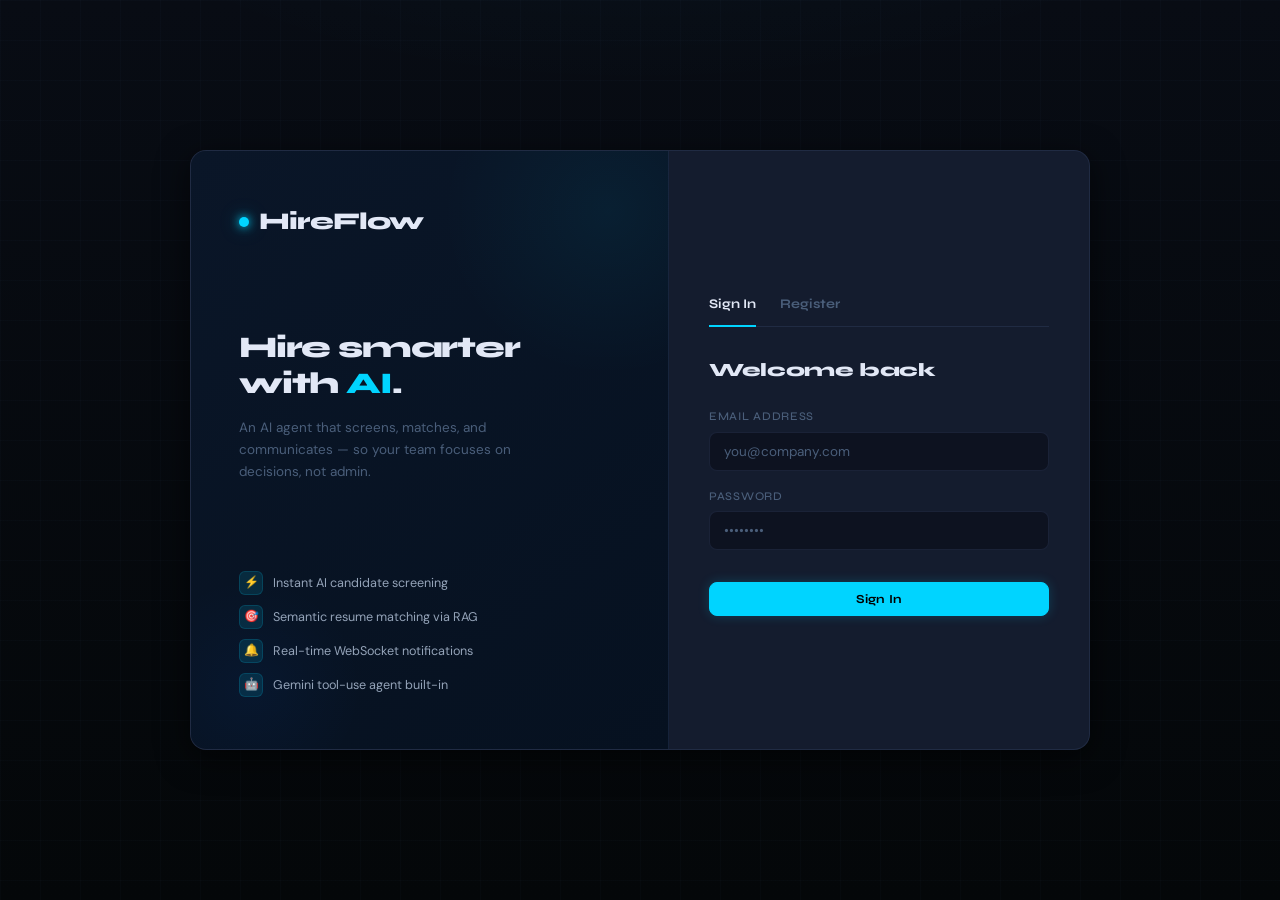
<file: static/index.html>
<!DOCTYPE html>
<html lang="en">
<head>
  <meta charset="UTF-8">
  <meta name="viewport" content="width=device-width, initial-scale=1.0">
  <title>HireFlow — AI-Powered Hiring</title>
  <link rel="stylesheet" href="/static/style.css">
  <style>
    body {
      display: flex;
      align-items: center;
      justify-content: center;
      min-height: 100vh;
      padding: 24px;
    }

    .auth-layout {
      display: grid;
      grid-template-columns: 1fr 420px;
      gap: 0;
      width: 100%;
      max-width: 900px;
      min-height: 600px;
      background: var(--surface);
      border: 1px solid var(--border);
      border-radius: 16px;
      overflow: hidden;
      box-shadow: var(--shadow-lg);
      position: relative;
      z-index: 1;
    }

    /* Left panel — branding */
    .auth-brand {
      background: linear-gradient(145deg, #0a1628 0%, #061120 100%);
      padding: 52px 48px;
      display: flex;
      flex-direction: column;
      justify-content: space-between;
      border-right: 1px solid var(--border);
      position: relative;
      overflow: hidden;
    }

    .auth-brand::before {
      content: '';
      position: absolute;
      top: -120px; right: -120px;
      width: 360px; height: 360px;
      background: radial-gradient(circle, rgba(0,212,255,0.06) 0%, transparent 65%);
      pointer-events: none;
    }

    .auth-brand::after {
      content: '';
      position: absolute;
      bottom: -60px; left: -60px;
      width: 240px; height: 240px;
      background: radial-gradient(circle, rgba(0,102,255,0.05) 0%, transparent 65%);
      pointer-events: none;
    }

    .brand-logo {
      font-family: var(--font-display);
      font-size: 1.6rem;
      font-weight: 800;
      letter-spacing: -0.04em;
      color: var(--text);
      display: flex;
      align-items: center;
      gap: 10px;
      position: relative;
      z-index: 1;
    }

    .brand-logo-dot {
      width: 10px;
      height: 10px;
      border-radius: 50%;
      background: var(--cyan);
      box-shadow: 0 0 10px var(--cyan), 0 0 20px rgba(0,212,255,0.4);
      animation: pulse-dot 2s ease-in-out infinite;
    }

    .brand-headline {
      position: relative;
      z-index: 1;
    }

    .brand-headline h2 {
      font-family: var(--font-display);
      font-size: 2rem;
      font-weight: 800;
      letter-spacing: -0.04em;
      line-height: 1.2;
      color: var(--text);
      margin-bottom: 16px;
    }

    .brand-headline h2 span {
      color: var(--cyan);
    }

    .brand-headline p {
      font-size: 0.9rem;
      color: var(--text-3);
      line-height: 1.65;
      max-width: 280px;
    }

    .feature-list {
      list-style: none;
      display: flex;
      flex-direction: column;
      gap: 10px;
      position: relative;
      z-index: 1;
    }

    .feature-list li {
      display: flex;
      align-items: center;
      gap: 10px;
      font-size: 0.84rem;
      color: var(--text-2);
    }

    .feature-icon {
      width: 24px;
      height: 24px;
      border-radius: 6px;
      background: var(--cyan-dim);
      border: 1px solid rgba(0,212,255,0.15);
      display: flex;
      align-items: center;
      justify-content: center;
      font-size: 12px;
      flex-shrink: 0;
    }

    /* Right panel — form */
    .auth-form-wrap {
      padding: 48px 40px;
      display: flex;
      flex-direction: column;
      justify-content: center;
    }

    .auth-tab-row {
      display: flex;
      border-bottom: 1px solid var(--border);
      margin-bottom: 28px;
    }

    .auth-tab {
      padding: 10px 0;
      margin-right: 24px;
      font-family: var(--font-display);
      font-size: 0.88rem;
      font-weight: 700;
      color: var(--text-3);
      cursor: pointer;
      border-bottom: 2px solid transparent;
      margin-bottom: -1px;
      transition: all 0.15s;
    }

    .auth-tab.active {
      color: var(--text);
      border-bottom-color: var(--cyan);
    }

    .auth-tab:hover:not(.active) { color: var(--text-2); }

    .auth-view { display: none; }
    .auth-view.active { display: block; }

    .auth-heading {
      font-family: var(--font-display);
      font-size: 1.25rem;
      font-weight: 800;
      color: var(--text);
      margin-bottom: 22px;
      letter-spacing: -0.02em;
    }

    .role-selector {
      display: grid;
      grid-template-columns: 1fr 1fr;
      gap: 8px;
      margin-bottom: 16px;
    }

    .role-option {
      border: 1px solid var(--border);
      border-radius: var(--r-md);
      padding: 12px;
      cursor: pointer;
      transition: all 0.15s;
      text-align: center;
    }

    .role-option:hover { border-color: var(--border-hi); }

    .role-option.selected {
      border-color: rgba(0,212,255,0.35);
      background: var(--cyan-dim);
    }

    .role-option input { display: none; }

    .role-icon { font-size: 20px; margin-bottom: 4px; }

    .role-label {
      font-family: var(--font-display);
      font-size: 0.8rem;
      font-weight: 700;
      color: var(--text-2);
    }

    .err-msg {
      background: var(--red-dim);
      border: 1px solid rgba(239,68,68,0.2);
      border-radius: var(--r-md);
      color: var(--red);
      font-size: 0.82rem;
      padding: 10px 14px;
      margin-bottom: 14px;
    }
  </style>
</head>
<body>

<div class="auth-layout fade-in">
  <!-- Brand Panel -->
  <div class="auth-brand">
    <div class="brand-logo">
      <div class="brand-logo-dot"></div>
      HireFlow
    </div>

    <div class="brand-headline">
      <h2>Hire smarter<br>with <span>AI</span>.</h2>
      <p>An AI agent that screens, matches, and communicates — so your team focuses on decisions, not admin.</p>
    </div>

    <ul class="feature-list">
      <li>
        <div class="feature-icon">⚡</div>
        Instant AI candidate screening
      </li>
      <li>
        <div class="feature-icon">🎯</div>
        Semantic resume matching via RAG
      </li>
      <li>
        <div class="feature-icon">🔔</div>
        Real-time WebSocket notifications
      </li>
      <li>
        <div class="feature-icon">🤖</div>
        Gemini tool-use agent built-in
      </li>
    </ul>
  </div>

  <!-- Form Panel -->
  <div class="auth-form-wrap">
    <div class="auth-tab-row">
      <div class="auth-tab active" id="tab-login" onclick="switchTab('login')">Sign In</div>
      <div class="auth-tab" id="tab-register" onclick="switchTab('register')">Register</div>
    </div>

    <!-- Login View -->
    <div class="auth-view active" id="login-view">
      <div class="auth-heading">Welcome back</div>
      <div id="login-err" class="err-msg hidden"></div>

      <div class="form-group">
        <label>Email Address</label>
        <input type="email" id="log-email" placeholder="you@company.com" autocomplete="email">
      </div>
      <div class="form-group">
        <label>Password</label>
        <input type="password" id="log-pass" placeholder="••••••••" autocomplete="current-password">
      </div>

      <button class="btn btn-primary btn-full mt-2" id="login-btn" onclick="handleLogin()">
        Sign In
      </button>
    </div>

    <!-- Register View -->
    <div class="auth-view" id="register-view">
      <div class="auth-heading">Create account</div>
      <div id="reg-err" class="err-msg hidden"></div>

      <div class="form-group">
        <label>I am a</label>
        <div class="role-selector">
          <label class="role-option selected" id="role-candidate" onclick="selectRole('candidate')">
            <input type="radio" name="role" value="candidate" checked>
            <div class="role-icon">🎓</div>
            <div class="role-label">Candidate</div>
          </label>
          <label class="role-option" id="role-recruiter" onclick="selectRole('recruiter')">
            <input type="radio" name="role" value="recruiter">
            <div class="role-icon">🏢</div>
            <div class="role-label">Recruiter</div>
          </label>
        </div>
      </div>

      <div class="form-group">
        <label>Full Name</label>
        <input type="text" id="reg-name" placeholder="Your full name" autocomplete="name">
      </div>
      <div class="form-group">
        <label>Email Address</label>
        <input type="email" id="reg-email" placeholder="you@email.com" autocomplete="email">
      </div>
      <div class="form-group">
        <label>Password</label>
        <input type="password" id="reg-pass" placeholder="Min. 6 characters" autocomplete="new-password" minlength="6">
      </div>

      <button class="btn btn-primary btn-full mt-2" id="register-btn" onclick="handleRegister()">
        Create Account
      </button>
    </div>
  </div>
</div>

<script src="/static/auth.js"></script>
<script>
  checkAuthAndRedirect();

  let selectedRole = 'candidate';

  function switchTab(tab) {
    document.querySelectorAll('.auth-tab').forEach(t => t.classList.remove('active'));
    document.querySelectorAll('.auth-view').forEach(v => v.classList.remove('active'));
    document.getElementById('tab-' + tab).classList.add('active');
    document.getElementById(tab + '-view').classList.add('active');
  }

  function selectRole(role) {
    selectedRole = role;
    document.querySelectorAll('.role-option').forEach(el => el.classList.remove('selected'));
    document.getElementById('role-' + role).classList.add('selected');
  }

  function showError(id, msg) {
    const el = document.getElementById(id);
    el.textContent = msg;
    el.classList.remove('hidden');
  }

  function hideError(id) {
    document.getElementById(id).classList.add('hidden');
  }

  async function handleLogin() {
    hideError('login-err');
    const btn = document.getElementById('login-btn');
    const email = document.getElementById('log-email').value.trim();
    const pass = document.getElementById('log-pass').value;
    if (!email || !pass) return showError('login-err', 'Please fill in all fields.');
    
    btn.textContent = 'Signing in…';
    btn.disabled = true;

    const res = await apiFetch('/auth/login', {
      method: 'POST',
      body: { email, password: pass }
    });

    if (res.ok) {
      const data = await res.json();
      setTokens(data.access_token, data.refresh_token);
      checkAuthAndRedirect();
    } else {
      const err = await res.json();
      showError('login-err', err.detail || 'Invalid credentials.');
      btn.textContent = 'Sign In';
      btn.disabled = false;
    }
  }

  async function handleRegister() {
    hideError('reg-err');
    const btn = document.getElementById('register-btn');
    const name = document.getElementById('reg-name').value.trim();
    const email = document.getElementById('reg-email').value.trim();
    const pass = document.getElementById('reg-pass').value;

    if (!name || !email || !pass) return showError('reg-err', 'Please fill in all fields.');
    if (pass.length < 6) return showError('reg-err', 'Password must be at least 6 characters.');

    btn.textContent = 'Creating account…';
    btn.disabled = true;

    const res = await apiFetch('/auth/register', {
      method: 'POST',
      body: { email, password: pass, full_name: name, role: selectedRole }
    });

    if (res.ok) {
      const data = await res.json();
      setTokens(data.access_token, data.refresh_token);
      checkAuthAndRedirect();
    } else {
      const err = await res.json();
      showError('reg-err', err.detail || 'Registration failed.');
      btn.textContent = 'Create Account';
      btn.disabled = false;
    }
  }

  // Allow Enter key
  document.addEventListener('keydown', (e) => {
    if (e.key !== 'Enter') return;
    const loginActive = document.getElementById('login-view').classList.contains('active');
    if (loginActive) handleLogin();
    else handleRegister();
  });
</script>
</body>
</html>
</file>
<file: static/style.css>
@import url('https://fonts.googleapis.com/css2?family=Syne:wght@400;500;600;700;800&family=DM+Mono:wght@300;400;500&family=DM+Sans:ital,wght@0,300;0,400;0,500;0,600;1,300&display=swap');

/* ─── DESIGN TOKENS ─────────────────────────────────────────── */
:root {
  --bg:           #080c14;
  --bg-1:         #0d1220;
  --bg-2:         #111827;
  --bg-3:         #1a2236;
  --surface:      #141c2e;
  --surface-2:    #1e2a40;
  --border:       rgba(99,130,185,0.15);
  --border-hi:    rgba(99,130,185,0.3);
  --cyan:         #00d4ff;
  --cyan-dim:     rgba(0,212,255,0.12);
  --cyan-glow:    rgba(0,212,255,0.25);
  --cyan-text:    #7ee8ff;
  --amber:        #f59e0b;
  --amber-dim:    rgba(245,158,11,0.12);
  --green:        #10b981;
  --green-dim:    rgba(16,185,129,0.12);
  --red:          #ef4444;
  --red-dim:      rgba(239,68,68,0.12);
  --purple:       #a78bfa;
  --text:         #e2e8f6;
  --text-2:       #94a3b8;
  --text-3:       #4a5e7a;
  --font-display: 'Syne', sans-serif;
  --font-body:    'DM Sans', sans-serif;
  --font-mono:    'DM Mono', monospace;
  --r-sm:         4px;
  --r-md:         8px;
  --r-lg:         12px;
  --shadow-sm:    0 1px 3px rgba(0,0,0,0.4);
  --shadow-md:    0 4px 16px rgba(0,0,0,0.5);
  --shadow-lg:    0 8px 32px rgba(0,0,0,0.6);
  --shadow-cyan:  0 0 20px rgba(0,212,255,0.15);
}

/* ─── RESET ──────────────────────────────────────────────────── */
*, *::before, *::after { box-sizing: border-box; margin: 0; padding: 0; }

html { font-size: 15px; scroll-behavior: smooth; }

body {
  font-family: var(--font-body);
  background: var(--bg);
  color: var(--text);
  line-height: 1.6;
  min-height: 100vh;
  -webkit-font-smoothing: antialiased;
  background-image:
    radial-gradient(ellipse 80% 50% at 50% -20%, rgba(0,212,255,0.04) 0%, transparent 60%),
    linear-gradient(180deg, var(--bg) 0%, #040709 100%);
}

/* Subtle grid overlay */
body::before {
  content: '';
  position: fixed;
  inset: 0;
  background-image:
    linear-gradient(rgba(99,130,185,0.03) 1px, transparent 1px),
    linear-gradient(90deg, rgba(99,130,185,0.03) 1px, transparent 1px);
  background-size: 40px 40px;
  pointer-events: none;
  z-index: 0;
}

/* ─── TYPOGRAPHY ─────────────────────────────────────────────── */
h1, h2, h3, h4 {
  font-family: var(--font-display);
  font-weight: 700;
  letter-spacing: -0.02em;
  color: var(--text);
}
h1 { font-size: 2.2rem; }
h2 { font-size: 1.4rem; }
h3 { font-size: 1.05rem; }
h4 { font-size: 0.85rem; text-transform: uppercase; letter-spacing: 0.1em; color: var(--text-3); font-weight: 600; }

p { color: var(--text-2); }
a { color: var(--cyan-text); text-decoration: none; transition: color 0.15s; cursor: pointer; }
a:hover { color: var(--cyan); }
.mono { font-family: var(--font-mono); font-size: 0.85em; }

/* ─── LAYOUT ─────────────────────────────────────────────────── */
.app-shell {
  display: grid;
  grid-template-columns: 260px 1fr;
  min-height: 100vh;
  position: relative;
  z-index: 1;
}

.sidebar {
  background: var(--bg-1);
  border-right: 1px solid var(--border);
  display: flex;
  flex-direction: column;
  position: sticky;
  top: 0;
  height: 100vh;
  overflow-y: auto;
  padding: 0;
}

.sidebar-header {
  padding: 28px 24px 20px;
  border-bottom: 1px solid var(--border);
}

.logo {
  font-family: var(--font-display);
  font-size: 1.3rem;
  font-weight: 800;
  letter-spacing: -0.03em;
  color: var(--text);
  display: flex;
  align-items: center;
  gap: 8px;
}

.logo-dot {
  width: 8px;
  height: 8px;
  border-radius: 50%;
  background: var(--cyan);
  box-shadow: 0 0 8px var(--cyan);
  animation: pulse-dot 2s ease-in-out infinite;
}

@keyframes pulse-dot {
  0%, 100% { opacity: 1; box-shadow: 0 0 8px var(--cyan); }
  50% { opacity: 0.5; box-shadow: 0 0 3px var(--cyan); }
}

.sidebar-user {
  padding: 16px 24px;
  border-bottom: 1px solid var(--border);
}

.user-name {
  font-family: var(--font-display);
  font-weight: 600;
  font-size: 0.95rem;
  color: var(--text);
  margin-bottom: 2px;
}

.user-role {
  font-family: var(--font-mono);
  font-size: 0.72rem;
  color: var(--cyan-text);
  text-transform: uppercase;
  letter-spacing: 0.08em;
}

.sidebar-section {
  padding: 20px 24px;
  border-bottom: 1px solid var(--border);
  flex: 1;
}

.sidebar-section:last-child { border-bottom: none; }

.sidebar-label {
  font-family: var(--font-display);
  font-size: 0.65rem;
  font-weight: 700;
  text-transform: uppercase;
  letter-spacing: 0.12em;
  color: var(--text-3);
  margin-bottom: 14px;
}

.sidebar-footer {
  padding: 16px 24px;
  border-top: 1px solid var(--border);
  margin-top: auto;
}

.main-content {
  display: flex;
  flex-direction: column;
  position: relative;
  z-index: 1;
  min-height: 100vh;
}

.topbar {
  padding: 16px 32px;
  border-bottom: 1px solid var(--border);
  display: flex;
  align-items: center;
  justify-content: space-between;
  background: rgba(8,12,20,0.8);
  backdrop-filter: blur(12px);
  position: sticky;
  top: 0;
  z-index: 10;
}

.page-area {
  padding: 32px;
  flex: 1;
}

.page-header {
  margin-bottom: 28px;
}

.page-title {
  font-family: var(--font-display);
  font-size: 1.6rem;
  font-weight: 800;
  letter-spacing: -0.03em;
  color: var(--text);
  margin-bottom: 4px;
}

.page-subtitle {
  font-size: 0.88rem;
  color: var(--text-3);
}

/* ─── CARDS ──────────────────────────────────────────────────── */
.card {
  background: var(--surface);
  border: 1px solid var(--border);
  border-radius: var(--r-lg);
  padding: 20px;
  transition: border-color 0.2s, box-shadow 0.2s;
}

.card:hover { border-color: var(--border-hi); }

.card-hover:hover {
  border-color: rgba(0,212,255,0.2);
  box-shadow: var(--shadow-cyan);
}

.card-accent {
  border-left: 2px solid var(--cyan);
}

.panel {
  background: var(--surface);
  border: 1px solid var(--border);
  border-radius: var(--r-lg);
  padding: 0;
  overflow: hidden;
}

.panel-header {
  padding: 16px 20px;
  border-bottom: 1px solid var(--border);
  display: flex;
  align-items: center;
  justify-content: space-between;
  background: var(--bg-1);
}

.panel-body { padding: 20px; }

/* ─── FORMS ──────────────────────────────────────────────────── */
.form-group { margin-bottom: 16px; }

label {
  display: block;
  font-size: 0.78rem;
  font-weight: 500;
  color: var(--text-3);
  text-transform: uppercase;
  letter-spacing: 0.06em;
  margin-bottom: 6px;
  font-family: var(--font-display);
}

input[type="text"],
input[type="email"],
input[type="password"],
input[type="number"],
textarea,
select {
  width: 100%;
  padding: 10px 14px;
  background: var(--bg-1);
  border: 1px solid var(--border);
  border-radius: var(--r-md);
  color: var(--text);
  font-family: var(--font-body);
  font-size: 0.9rem;
  transition: border-color 0.15s, box-shadow 0.15s;
  outline: none;
  -webkit-appearance: none;
  appearance: none;
}

input:focus, textarea:focus, select:focus {
  border-color: rgba(0,212,255,0.4);
  box-shadow: 0 0 0 3px rgba(0,212,255,0.08);
}

input::placeholder, textarea::placeholder {
  color: var(--text-3);
}

textarea {
  resize: vertical;
  min-height: 80px;
  line-height: 1.6;
}

select {
  background-image: url("data:image/svg+xml,%3Csvg xmlns='http://www.w3.org/2000/svg' width='12' height='8' viewBox='0 0 12 8'%3E%3Cpath d='M1 1l5 5 5-5' stroke='%234a5e7a' stroke-width='1.5' fill='none' stroke-linecap='round'/%3E%3C/svg%3E");
  background-repeat: no-repeat;
  background-position: right 12px center;
  padding-right: 36px;
  cursor: pointer;
}

/* ─── BUTTONS ────────────────────────────────────────────────── */
.btn {
  display: inline-flex;
  align-items: center;
  gap: 6px;
  padding: 9px 16px;
  border-radius: var(--r-md);
  font-family: var(--font-display);
  font-size: 0.82rem;
  font-weight: 600;
  letter-spacing: 0.01em;
  cursor: pointer;
  border: 1px solid var(--border);
  background: var(--surface-2);
  color: var(--text-2);
  transition: all 0.15s;
  text-decoration: none;
  white-space: nowrap;
  outline: none;
}

.btn:hover {
  border-color: var(--border-hi);
  color: var(--text);
  background: var(--bg-3);
}

.btn-primary {
  background: var(--cyan);
  color: #000;
  border-color: var(--cyan);
  font-weight: 700;
  box-shadow: 0 0 12px rgba(0,212,255,0.2);
}

.btn-primary:hover {
  background: #33ddff;
  border-color: #33ddff;
  box-shadow: 0 0 20px rgba(0,212,255,0.35);
  color: #000;
}

.btn-danger {
  background: var(--red-dim);
  color: var(--red);
  border-color: rgba(239,68,68,0.2);
}

.btn-danger:hover {
  background: rgba(239,68,68,0.2);
}

.btn-sm {
  padding: 5px 10px;
  font-size: 0.75rem;
}

.btn-full { width: 100%; justify-content: center; }

button { font-family: var(--font-body); }

/* ─── BADGES / TAGS ──────────────────────────────────────────── */
.badge {
  display: inline-flex;
  align-items: center;
  gap: 4px;
  padding: 3px 8px;
  border-radius: 20px;
  font-family: var(--font-mono);
  font-size: 0.7rem;
  font-weight: 500;
  text-transform: uppercase;
  letter-spacing: 0.05em;
  border: 1px solid currentColor;
}

.badge-cyan    { color: var(--cyan-text); background: var(--cyan-dim); border-color: rgba(0,212,255,0.2); }
.badge-green   { color: var(--green); background: var(--green-dim); border-color: rgba(16,185,129,0.2); }
.badge-amber   { color: var(--amber); background: var(--amber-dim); border-color: rgba(245,158,11,0.2); }
.badge-red     { color: var(--red); background: var(--red-dim); border-color: rgba(239,68,68,0.2); }
.badge-purple  { color: var(--purple); background: rgba(167,139,250,0.1); border-color: rgba(167,139,250,0.2); }
.badge-muted   { color: var(--text-3); background: var(--bg-3); border-color: var(--border); }

/* Status → badge mapping */
.status-active    { color: var(--green); background: var(--green-dim); border-color: rgba(16,185,129,0.2); }
.status-draft     { color: var(--amber); background: var(--amber-dim); border-color: rgba(245,158,11,0.2); }
.status-closed    { color: var(--red); background: var(--red-dim); border-color: rgba(239,68,68,0.2); }
.status-screening { color: var(--amber); background: var(--amber-dim); border-color: rgba(245,158,11,0.2); }
.status-shortlisted { color: var(--cyan-text); background: var(--cyan-dim); border-color: rgba(0,212,255,0.2); }
.status-hired     { color: var(--green); background: var(--green-dim); border-color: rgba(16,185,129,0.2); }
.status-rejected  { color: var(--red); background: var(--red-dim); border-color: rgba(239,68,68,0.2); }
.status-pending   { color: var(--amber); background: var(--amber-dim); border-color: rgba(245,158,11,0.2); }
.status-free      { color: var(--text-3); background: var(--bg-3); border-color: var(--border); }
.status-basic     { color: var(--cyan-text); background: var(--cyan-dim); border-color: rgba(0,212,255,0.2); }
.status-pro       { color: var(--purple); background: rgba(167,139,250,0.1); border-color: rgba(167,139,250,0.2); }
.status-completed { color: var(--green); background: var(--green-dim); border-color: rgba(16,185,129,0.2); }

/* ─── GRID LAYOUTS ───────────────────────────────────────────── */
.grid-2 { display: grid; grid-template-columns: repeat(2, 1fr); gap: 16px; }
.grid-3 { display: grid; grid-template-columns: repeat(3, 1fr); gap: 16px; }
.grid-auto { display: grid; grid-template-columns: repeat(auto-fill, minmax(280px, 1fr)); gap: 16px; }

/* ─── STAT CARDS ─────────────────────────────────────────────── */
.stat-card {
  background: var(--surface);
  border: 1px solid var(--border);
  border-radius: var(--r-lg);
  padding: 18px 20px;
  position: relative;
  overflow: hidden;
}

.stat-card::after {
  content: '';
  position: absolute;
  top: 0; right: 0;
  width: 80px; height: 80px;
  background: radial-gradient(circle, var(--accent-glow, rgba(0,212,255,0.06)) 0%, transparent 70%);
  pointer-events: none;
}

.stat-label {
  font-family: var(--font-display);
  font-size: 0.68rem;
  font-weight: 700;
  text-transform: uppercase;
  letter-spacing: 0.1em;
  color: var(--text-3);
  margin-bottom: 8px;
}

.stat-value {
  font-family: var(--font-display);
  font-size: 2rem;
  font-weight: 800;
  color: var(--text);
  letter-spacing: -0.04em;
  line-height: 1;
}

.stat-sub {
  font-size: 0.78rem;
  color: var(--text-3);
  margin-top: 4px;
}

/* ─── TABLE ──────────────────────────────────────────────────── */
.table-wrap {
  overflow-x: auto;
  border-radius: var(--r-md);
  border: 1px solid var(--border);
}

table {
  width: 100%;
  border-collapse: collapse;
  font-size: 0.88rem;
}

thead tr {
  background: var(--bg-1);
  border-bottom: 1px solid var(--border);
}

thead th {
  padding: 11px 16px;
  text-align: left;
  font-family: var(--font-display);
  font-size: 0.68rem;
  font-weight: 700;
  text-transform: uppercase;
  letter-spacing: 0.1em;
  color: var(--text-3);
}

tbody tr {
  border-bottom: 1px solid var(--border);
  transition: background 0.1s;
}

tbody tr:last-child { border-bottom: none; }
tbody tr:hover { background: rgba(255,255,255,0.02); }

tbody td {
  padding: 12px 16px;
  color: var(--text-2);
}

/* ─── SEARCH INPUT ───────────────────────────────────────────── */
.search-wrap {
  position: relative;
}

.search-wrap .search-icon {
  position: absolute;
  left: 12px;
  top: 50%;
  transform: translateY(-50%);
  color: var(--text-3);
  font-size: 14px;
  pointer-events: none;
}

.search-wrap input {
  padding-left: 36px;
}

/* ─── MODAL ──────────────────────────────────────────────────── */
.modal-overlay {
  position: fixed;
  inset: 0;
  background: rgba(4,7,9,0.85);
  backdrop-filter: blur(6px);
  display: flex;
  align-items: center;
  justify-content: center;
  z-index: 1000;
  opacity: 0;
  pointer-events: none;
  transition: opacity 0.2s;
}

.modal-overlay.active {
  opacity: 1;
  pointer-events: all;
}

.modal {
  background: var(--bg-2);
  border: 1px solid var(--border-hi);
  border-radius: var(--r-lg);
  padding: 28px;
  width: 100%;
  max-width: 520px;
  box-shadow: var(--shadow-lg);
  transform: translateY(12px);
  transition: transform 0.2s;
}

.modal-overlay.active .modal {
  transform: translateY(0);
}

.modal-title {
  font-family: var(--font-display);
  font-size: 1.1rem;
  font-weight: 700;
  color: var(--text);
  margin-bottom: 20px;
  padding-bottom: 14px;
  border-bottom: 1px solid var(--border);
}

.modal-actions {
  display: flex;
  justify-content: flex-end;
  gap: 10px;
  margin-top: 24px;
  padding-top: 16px;
  border-top: 1px solid var(--border);
}

/* ─── CHAT WIDGET ────────────────────────────────────────────── */
#chat-toggle {
  position: fixed;
  bottom: 24px;
  right: 24px;
  z-index: 500;
}

.chat-bubble-btn {
  display: flex;
  align-items: center;
  gap: 8px;
  padding: 12px 18px;
  background: var(--cyan);
  color: #000;
  border: none;
  border-radius: 28px;
  font-family: var(--font-display);
  font-size: 0.85rem;
  font-weight: 700;
  cursor: pointer;
  box-shadow: 0 4px 20px rgba(0,212,255,0.35);
  transition: all 0.2s;
}

.chat-bubble-btn:hover {
  transform: translateY(-2px);
  box-shadow: 0 6px 28px rgba(0,212,255,0.45);
}

#chat-widget {
  position: fixed;
  bottom: 24px;
  right: 24px;
  width: 380px;
  height: 560px;
  background: var(--bg-2);
  border: 1px solid var(--border-hi);
  border-radius: var(--r-lg);
  display: none;
  flex-direction: column;
  z-index: 500;
  box-shadow: var(--shadow-lg), 0 0 40px rgba(0,212,255,0.08);
  overflow: hidden;
}

#chat-header {
  padding: 14px 18px;
  background: var(--bg-1);
  border-bottom: 1px solid var(--border);
  display: flex;
  align-items: center;
  justify-content: space-between;
  flex-shrink: 0;
}

.chat-header-info {
  display: flex;
  align-items: center;
  gap: 10px;
}

.chat-avatar {
  width: 30px;
  height: 30px;
  border-radius: 50%;
  background: linear-gradient(135deg, var(--cyan) 0%, #0066ff 100%);
  display: flex;
  align-items: center;
  justify-content: center;
  font-size: 14px;
  flex-shrink: 0;
}

.chat-title {
  font-family: var(--font-display);
  font-size: 0.88rem;
  font-weight: 700;
  color: var(--text);
}

.chat-status {
  font-size: 0.7rem;
  color: var(--green);
  font-family: var(--font-mono);
}

.chat-close {
  background: none;
  border: none;
  color: var(--text-3);
  cursor: pointer;
  font-size: 18px;
  line-height: 1;
  padding: 2px;
  transition: color 0.15s;
}

.chat-close:hover { color: var(--text); }

#chat-messages {
  flex: 1;
  overflow-y: auto;
  padding: 16px;
  display: flex;
  flex-direction: column;
  gap: 10px;
  scrollbar-width: thin;
  scrollbar-color: var(--border) transparent;
}

.msg {
  max-width: 85%;
  padding: 10px 14px;
  border-radius: var(--r-md);
  font-size: 0.87rem;
  line-height: 1.5;
}

.msg.user {
  align-self: flex-end;
  background: var(--cyan);
  color: #000;
  border-radius: var(--r-md) var(--r-md) 2px var(--r-md);
  font-weight: 500;
}

.msg.agent {
  align-self: flex-start;
  background: var(--surface-2);
  color: var(--text-2);
  border: 1px solid var(--border);
  border-radius: var(--r-md) var(--r-md) var(--r-md) 2px;
}

.msg.typing {
  align-self: flex-start;
  background: var(--surface-2);
  border: 1px solid var(--border);
  border-radius: var(--r-md) var(--r-md) var(--r-md) 2px;
  padding: 12px 16px;
}

.typing-dots {
  display: flex;
  gap: 4px;
  align-items: center;
}

.typing-dots span {
  width: 6px;
  height: 6px;
  border-radius: 50%;
  background: var(--text-3);
  animation: typing 1.2s ease-in-out infinite;
}

.typing-dots span:nth-child(2) { animation-delay: 0.2s; }
.typing-dots span:nth-child(3) { animation-delay: 0.4s; }

@keyframes typing {
  0%, 100% { transform: translateY(0); opacity: 0.4; }
  50% { transform: translateY(-4px); opacity: 1; }
}

#chat-input-area {
  padding: 12px 16px;
  border-top: 1px solid var(--border);
  display: flex;
  gap: 8px;
  background: var(--bg-1);
  flex-shrink: 0;
}

#chat-input {
  flex: 1;
  padding: 9px 12px;
  background: var(--bg-2);
  border: 1px solid var(--border);
  border-radius: var(--r-md);
  color: var(--text);
  font-size: 0.88rem;
  outline: none;
  transition: border-color 0.15s;
  font-family: var(--font-body);
}

#chat-input:focus { border-color: rgba(0,212,255,0.3); }

/* ─── NOTIFICATIONS ──────────────────────────────────────────── */
#notifications {
  position: fixed;
  top: 20px;
  right: 20px;
  width: 320px;
  z-index: 2000;
  display: flex;
  flex-direction: column;
  gap: 8px;
  pointer-events: none;
}

.toast {
  background: var(--bg-2);
  border: 1px solid var(--border-hi);
  border-left: 3px solid var(--cyan);
  border-radius: var(--r-md);
  padding: 14px 16px;
  font-size: 0.85rem;
  color: var(--text-2);
  box-shadow: var(--shadow-md);
  pointer-events: all;
  animation: toast-in 0.25s ease forwards;
}

@keyframes toast-in {
  from { transform: translateX(100%); opacity: 0; }
  to   { transform: translateX(0); opacity: 1; }
}

/* ─── DIVIDER ────────────────────────────────────────────────── */
.divider {
  border: none;
  border-top: 1px solid var(--border);
  margin: 20px 0;
}

/* ─── UTILITY ────────────────────────────────────────────────── */
.hidden  { display: none !important; }
.flex    { display: flex; }
.flex-center { display: flex; align-items: center; }
.flex-between { display: flex; align-items: center; justify-content: space-between; }
.flex-end { display: flex; align-items: center; justify-content: flex-end; }
.flex-col { display: flex; flex-direction: column; }
.gap-2   { gap: 8px; }
.gap-3   { gap: 12px; }
.gap-4   { gap: 16px; }
.w-full  { width: 100%; }
.mt-1    { margin-top: 8px; }
.mt-2    { margin-top: 16px; }
.mt-3    { margin-top: 24px; }
.mb-1    { margin-bottom: 8px; }
.mb-2    { margin-bottom: 16px; }
.mb-3    { margin-bottom: 24px; }
.text-sm { font-size: 0.82rem; }
.text-xs { font-size: 0.72rem; }
.text-2  { color: var(--text-2); }
.text-3  { color: var(--text-3); }
.text-cyan { color: var(--cyan-text); }
.text-green { color: var(--green); }
.text-red   { color: var(--red); }
.text-amber { color: var(--amber); }

/* ─── JOB CARD (candidate view) ─────────────────────────────── */
.job-card {
  background: var(--surface);
  border: 1px solid var(--border);
  border-radius: var(--r-lg);
  padding: 20px;
  display: flex;
  flex-direction: column;
  gap: 12px;
  transition: all 0.2s;
  cursor: default;
}

.job-card:hover {
  border-color: rgba(0,212,255,0.2);
  box-shadow: 0 4px 20px rgba(0,0,0,0.3), 0 0 0 1px rgba(0,212,255,0.05);
  transform: translateY(-1px);
}

.job-card-title {
  font-family: var(--font-display);
  font-size: 1rem;
  font-weight: 700;
  color: var(--text);
  margin-bottom: 2px;
}

.job-card-company {
  font-size: 0.82rem;
  color: var(--text-3);
}

.job-card-meta {
  display: flex;
  flex-wrap: wrap;
  gap: 6px;
  font-size: 0.75rem;
}

.job-card-desc {
  font-size: 0.84rem;
  color: var(--text-2);
  line-height: 1.55;
  display: -webkit-box;
  -webkit-line-clamp: 2;
  line-clamp: 2;
  -webkit-box-orient: vertical;
  overflow: hidden;
}

/* ─── PIPELINE (recruiter view) ─────────────────────────────── */
.pipeline-block {
  background: var(--surface);
  border: 1px solid var(--border);
  border-radius: var(--r-lg);
  overflow: hidden;
  margin-bottom: 16px;
}

.pipeline-header {
  padding: 16px 20px;
  background: var(--bg-1);
  border-bottom: 1px solid var(--border);
  display: flex;
  align-items: center;
  justify-content: space-between;
}

.pipeline-title {
  font-family: var(--font-display);
  font-size: 0.95rem;
  font-weight: 700;
  color: var(--text);
}

.pipeline-body {
  padding: 16px 20px;
}

/* ─── SCORE BAR ──────────────────────────────────────────────── */
.score-bar {
  width: 100%;
  height: 4px;
  background: var(--bg-3);
  border-radius: 2px;
  overflow: hidden;
}

.score-fill {
  height: 100%;
  border-radius: 2px;
  background: linear-gradient(90deg, var(--cyan) 0%, #0099ff 100%);
  transition: width 0.6s ease;
}

/* ─── PLAN CARD ──────────────────────────────────────────────── */
.plan-card {
  background: var(--surface);
  border: 1px solid var(--border);
  border-radius: var(--r-lg);
  padding: 24px;
  text-align: center;
  transition: all 0.2s;
}

.plan-card.featured {
  border-color: rgba(0,212,255,0.3);
  box-shadow: var(--shadow-cyan);
  position: relative;
}

.plan-card.featured::before {
  content: 'RECOMMENDED';
  position: absolute;
  top: -10px;
  left: 50%;
  transform: translateX(-50%);
  background: var(--cyan);
  color: #000;
  font-family: var(--font-mono);
  font-size: 0.6rem;
  font-weight: 700;
  letter-spacing: 0.1em;
  padding: 2px 10px;
  border-radius: 10px;
}

.plan-price {
  font-family: var(--font-display);
  font-size: 2.5rem;
  font-weight: 800;
  color: var(--text);
  letter-spacing: -0.04em;
  line-height: 1;
  margin: 12px 0 4px;
}

.plan-price sup { font-size: 1.2rem; vertical-align: super; }
.plan-price span { font-size: 0.9rem; color: var(--text-3); font-weight: 400; }

/* ─── LOADING SKELETON ───────────────────────────────────────── */
.skeleton {
  background: linear-gradient(90deg, var(--bg-2) 25%, var(--bg-3) 50%, var(--bg-2) 75%);
  background-size: 400% 100%;
  animation: shimmer 1.5s ease-in-out infinite;
  border-radius: var(--r-sm);
}

@keyframes shimmer {
  0% { background-position: 100% 0; }
  100% { background-position: -100% 0; }
}

/* ─── NOTIFICATIONS BELL ─────────────────────────────────────── */
.notif-btn {
  position: relative;
  background: none;
  border: none;
  cursor: pointer;
  color: var(--text-3);
  font-size: 18px;
  padding: 4px;
  transition: color 0.15s;
}

.notif-btn:hover { color: var(--text); }

.notif-badge {
  position: absolute;
  top: -2px;
  right: -2px;
  width: 8px;
  height: 8px;
  background: var(--cyan);
  border-radius: 50%;
  border: 2px solid var(--bg);
}

/* ─── EMPTY STATE ────────────────────────────────────────────── */
.empty-state {
  text-align: center;
  padding: 48px 24px;
  color: var(--text-3);
}

.empty-state-icon {
  font-size: 32px;
  margin-bottom: 12px;
  opacity: 0.5;
}

.empty-state p {
  font-size: 0.88rem;
  color: var(--text-3);
}

/* ─── SCROLLBAR ──────────────────────────────────────────────── */
::-webkit-scrollbar { width: 4px; height: 4px; }
::-webkit-scrollbar-track { background: transparent; }
::-webkit-scrollbar-thumb { background: var(--border); border-radius: 2px; }
::-webkit-scrollbar-thumb:hover { background: var(--border-hi); }

/* ─── CANDIDATE SIDEBAR EXTRAS ───────────────────────────────── */
.app-item {
  padding: 12px 0;
  border-bottom: 1px solid var(--border);
}

.app-item:last-child { border-bottom: none; }

.app-item-title {
  font-size: 0.85rem;
  font-weight: 500;
  color: var(--text);
  margin-bottom: 4px;
}

.app-item-meta {
  font-size: 0.75rem;
  color: var(--text-3);
}

/* ─── FILE UPLOAD ────────────────────────────────────────────── */
.file-upload-area {
  border: 2px dashed var(--border);
  border-radius: var(--r-md);
  padding: 20px;
  text-align: center;
  cursor: pointer;
  transition: all 0.2s;
  background: var(--bg-1);
}

.file-upload-area:hover,
.file-upload-area.dragover {
  border-color: rgba(0,212,255,0.3);
  background: var(--cyan-dim);
}

.file-upload-area input[type="file"] {
  position: absolute;
  opacity: 0;
  pointer-events: none;
  width: 0;
  height: 0;
}

.file-upload-icon { font-size: 24px; margin-bottom: 8px; }
.file-upload-text { font-size: 0.82rem; color: var(--text-3); }

/* ─── ANIMATIONS ─────────────────────────────────────────────── */
@keyframes fade-in {
  from { opacity: 0; transform: translateY(8px); }
  to   { opacity: 1; transform: translateY(0); }
}

.fade-in { animation: fade-in 0.3s ease forwards; }

.stagger-1 { animation-delay: 0.05s; }
.stagger-2 { animation-delay: 0.1s; }
.stagger-3 { animation-delay: 0.15s; }
.stagger-4 { animation-delay: 0.2s; }
</file>
